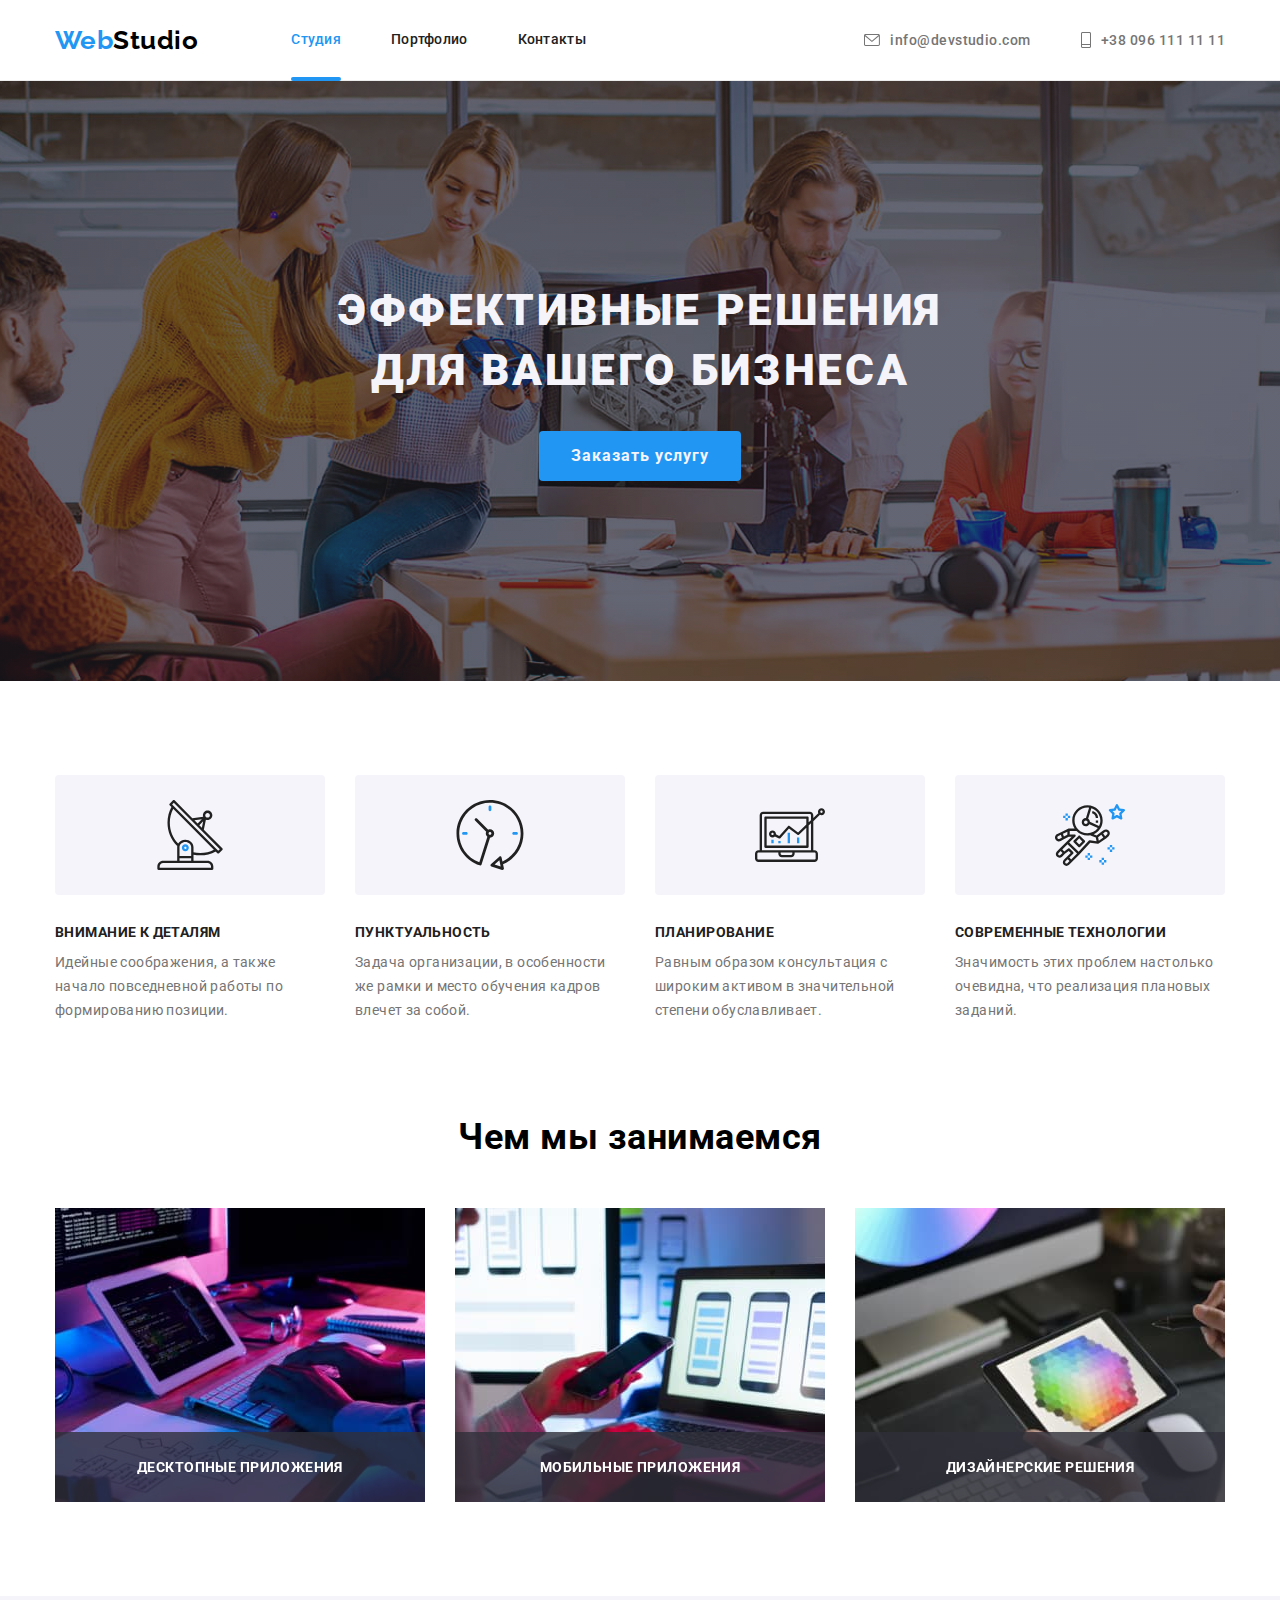
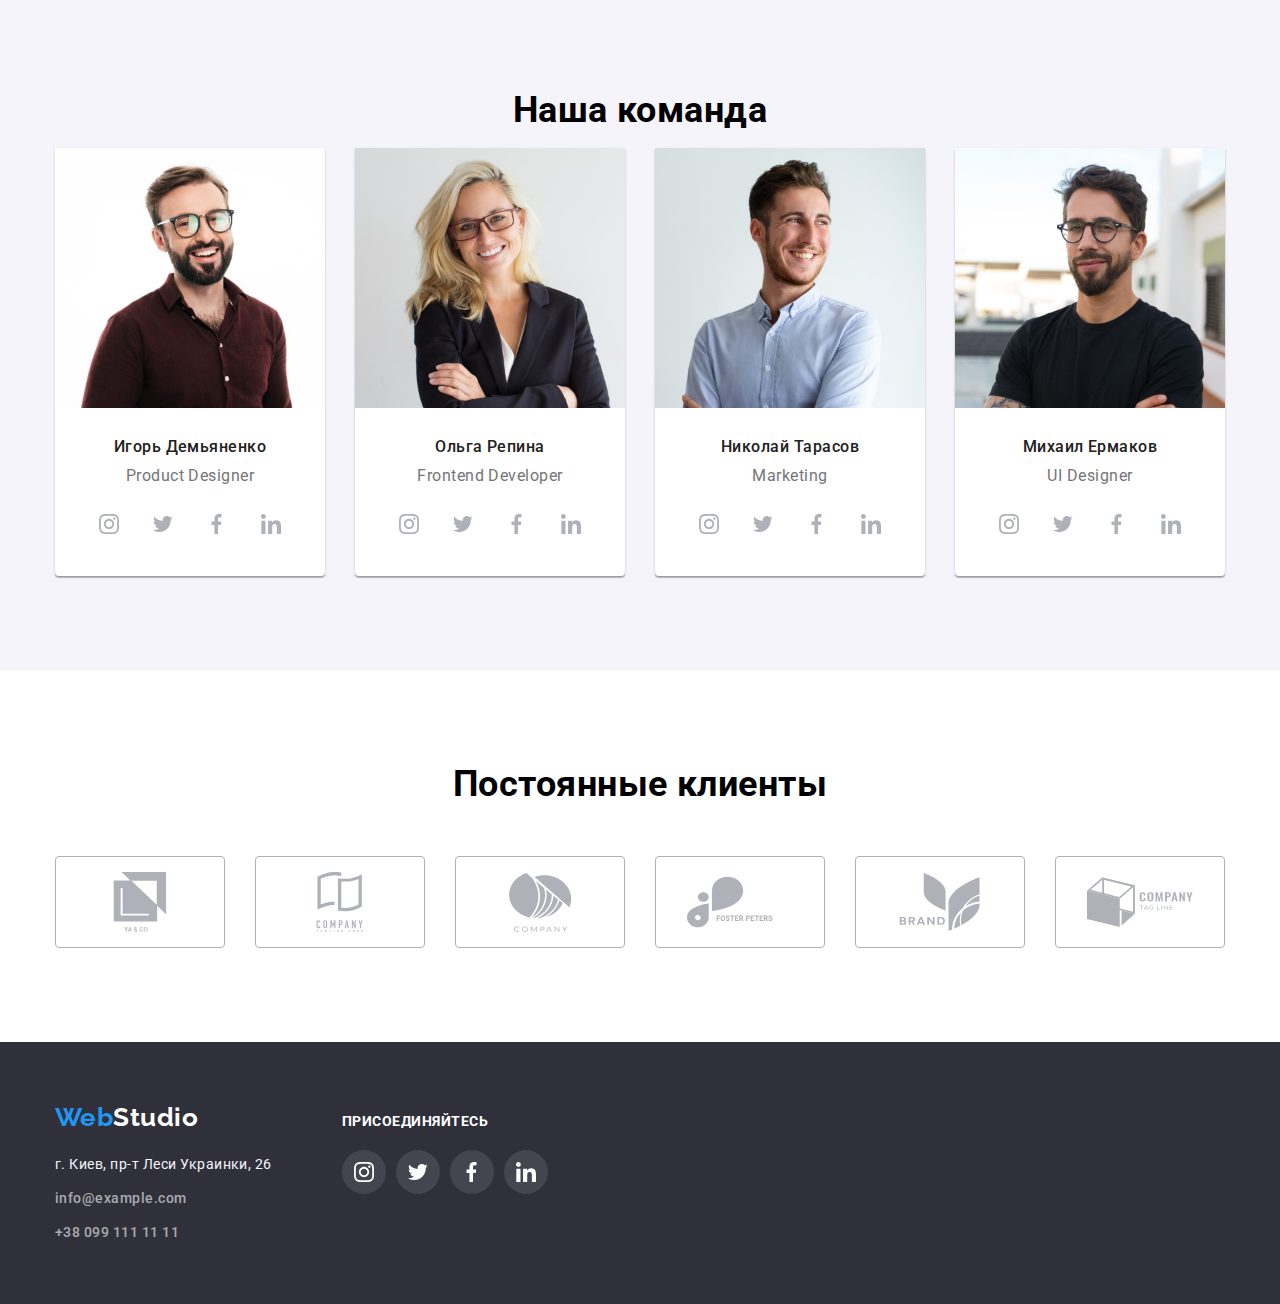
<file: index.html>
<!DOCTYPE html>
<html lang="ru">
  <head>
    <meta charset="UTF-8" />
    <meta http-equiv="X-UA-Compatible" content="IE=edge" />
    <meta name="viewport" content="width=device-width, initial-scale=1.0" />
    <title>WebStudio</title>
    <link rel="preconnect" href="https://fonts.googleapis.com" />
    <link rel="preconnect" href="https://fonts.gstatic.com" crossorigin />
    <link
      href="https://fonts.googleapis.com/css2?family=Raleway:wght@700&family=Roboto:wght@400;500;700;900&display=swap"
      rel="stylesheet"
    />
    <link
      rel="stylesheet"
      href="https://cdnjs.cloudflare.com/ajax/libs/modern-normalize/1.1.0/modern-normalize.min.css"
    />
    <link rel="stylesheet" href="css/stiles.css" />
  </head>
  <body>
    <header class="page-header">
      <div class="container header">
        <nav class="nav-site">
          <a class="logotip" href="./index.html">Web<span class="logo">Studio</span></a>
          <ul class="site-nav">
            <li class="navigation1">
              <a class="studio current" href="./index.html">Студия</a>
            </li>
            <li class="navigation">
              <a class="studio" href="./portfolio.html">Портфолио</a>
            </li>
            <li class="navigation">
              <a class="studio" href="">Контакты</a>
            </li>
          </ul>
        </nav>
        <ul class="list contacts">
          <li class="contactmail">
              <a class="mail" href="mailto:info@devstudio.com"><svg class="icon-mail" width="16px" height="12px">
                <use href="./images/sprite.svg#icon-mail"></use>
              </svg>info@devstudio.com
            </a>
          </li>
          <li class="contacttel">
              <a class="tel" href="tel:+380961111111"><svg class="icon-mail" width="10px" height="16px">
                <use href="./images/sprite.svg#icon-tel"></use>
              </svg>+38 096 111 11 11
            </a>
          </li>
        </ul>
      </div>
    </header>

    <main>
      <section class="hero">
        <h1 class="title">ЭФФЕКТИВНЫЕ РЕШЕНИЯ<br />ДЛЯ ВАШЕГО БИЗНЕСА</h1>
        <button type="button1" class="button1" data-modal-open>Заказать услугу</button>
        <div class="backdrop is-hidden"data-modal>
          <div class="modal">
            <p></p>
            <button class="modal-button" data-modal-close>
              <svg class="exit" width="18" height="18">
                <use href="./images/sprite.svg#icon-Vector-1-1"></use>
              </svg>
            </button>
          </div>
        </div>
      </section>

      <section class="section">
        
        <div class="container">
          <h2 class="visually-hidden">Преимуществ</h2>
        <ul class="list-about">
          <li class="about-us1">
            <div class="attention">
              <svg class="icon-precul" width="70" height="70">
                <use href="./images/sprite.svg#icon-antenna"></use>
              </svg>
            </div>
            <h3 class="section-title">ВНИМАНИЕ К ДЕТАЛЯМ</h3>
            <p class="text">
              Идейные соображения, а также начало повседневной работы по формированию позиции.
            </p>
          </li>
          <li class="about-us">
            <div class="attention">
              <svg class="icon-precul" width="70" height="70">
                <use href="./images/sprite.svg#icon-clock"></use>
              </svg>
            </div>
            <h3 class="section-title">ПУНКТУАЛЬНОСТЬ</h3>
            <p class="text">
              Задача организации, в особенности же рамки и место обучения кадров влечет за собой.
            </p>
          </li>
          <li class="about-us">
            <div class="attention">
              <svg class="icon-precul" width="70" height="70">
                <use href="./images/sprite.svg#icon-vector"></use>
              </svg>
            </div>
            <h3 class="section-title">ПЛАНИРОВАНИЕ</h3>
            <p class="text">
              Равным образом консультация с широким активом в значительной степени обуславливает.
            </p>
          </li>
          <li class="about-us">
            <div class="attention">
              <svg class="icon-precul" width="70" height="70">
                <use href="./images/sprite.svg#icon-astronaut"></use>
              </svg>
            </div>
            <h3 class="section-title">СОВРЕМЕННЫЕ ТЕХНОЛОГИИ</h3>
            <p class="text">
              Значимость этих проблем настолько очевидна, что реализация плановых заданий.
            </p>
          </li>
          </div>
        </ul>
      </section>

      <section class="section-work">
        <div class="container">
        <h2 class="section-about">Чем мы занимаемся</h2>
        <ul class="imgss">
          <li class="img">
            <img src="./images/box_1.jpg" alt="Mac" width="370" />
            <div class="action">
              <p class="action-text">десктопные приложения</p>
            </div>
          </li>

          <li class="img">
            <img src="./images/box_2.jpg" alt="Nout" width="370" />
          <div class="action">
            <p class="action-text">мобильные приложения</p>
          </div>
          </li>

          <li class="img">
            <img src="./images/box_3.jpg" alt="Smartphone" width="370" />
          <div class="action">
            <p class="action-text">дизайнерские решения</p>
          </div>
          </li>
        </ul>
        </div>
      </section>

      <section class="section team">
        <div class="container">
        <h2 class="section-about">Наша команда</h2>
        <ul class="list teams">
          <li class="foto1">
            <img src="./images/img.jpg" alt="Igor" width="270" />
            <div class="title-foto">
            <h3 class="name">Игорь Демьяненко</h3>
            <p class="text-foto">Product Designer</p>
              <ul class="list">
                <li class="item-icon">
                  <a class="social-link" href="">
                  <svg class="insta" width="20" height="20">
                    <use href="./images/sprite.svg#icon-insta"></use>
                  </svg>
                  </a>
                </li>
                <li class="item-icon">
                  <a class="social-link" href="">
                  <svg class="twitter" width="20" height="20">
                    <use href="./images/sprite.svg#icon-twit"></use>
                  </svg>
                  </a>
                </li>
                <li class="item-icon">
                  <a class="social-link" href="">
                  <svg class="facebook" width="20" height="20">
                    <use href="./images/sprite.svg#icon-fb"></use>
                  </svg>
                  </a>
                </li>
                <li class="item-icon">
                  <a class="social-link" href="">
                  <svg class="linkedin" width="20" height="20">
                    <use href="./images/sprite.svg#icon-in"></use>
                  </svg>
                  </a>
                </li>
              </ul>
            </div>
          </li>

          <li class="foto">
            <img src="images/img_1.jpg" alt="Olga" width="270" />
            <div class="title-foto">
            <h3 class="name">Ольга Репина</h3>
            <p class="text-foto">Frontend Developer</p>
              <ul class="list">
                <li class="item-icon">
                  <a class="social-link" href="">
                  <svg class="insta" width="20" height="20">
                    <use href="./images/sprite.svg#icon-insta"></use>
                  </svg>
                  </a>
                </li>
                <li class="item-icon">
                  <a class="social-link" href="">
                  <svg class="twitter" width="20" height="20">
                    <use href="./images/sprite.svg#icon-twit"></use>
                  </svg>
                  </a>
                </li>
                <li class="item-icon">
                  <a class="social-link" href="">
                  <svg class="facebook" width="20" height="20">
                    <use href="./images/sprite.svg#icon-fb"></use>
                  </svg>
                  </a>
                </li>
                <li class="item-icon">
                  <a class="social-link" href="">
                  <svg class="linkedin" width="20" height="20">
                    <use href="./images/sprite.svg#icon-in"></use>
                  </svg>
                  </a>
                </li>
              </ul>
            </div>
          </li>

          <li class="foto">
            <img src="./images/img_2.jpg" alt="Nikolay" width="270" />
            <div class="title-foto">
            <h3 class="name">Николай Тарасов</h3>
            <p class="text-foto">Marketing</p>
              <ul class="list">
                <li class="item-icon">
                  <a class="social-link" href="">
                  <svg class="insta" width="20" height="20">
                    <use href="./images/sprite.svg#icon-insta"></use>
                  </svg>
                  </a>
                </li>
                <li class="item-icon">
                  <a class="social-link" href="">
                  <svg class="twitter" width="20" height="20">
                    <use href="./images/sprite.svg#icon-twit"></use>
                  </svg>
                  </a>
                </li>
                <li class="item-icon">
                  <a class="social-link" href="">
                  <svg class="facebook" width="20" height="20">
                    <use href="./images/sprite.svg#icon-fb"></use>
                  </svg>
                  </a>
                </li>
                <li class="item-icon">
                  <a class="social-link" href="">
                  <svg class="linkedin" width="20" height="20">
                    <use href="./images/sprite.svg#icon-in"></use>
                  </svg>
                  </a>
                </li>
              </ul>
            </div>
          </li>

          <li class="foto">
            <img src="./images/img_3.jpg" alt="Mihail" width="270" />
            <div class="title-foto">
            <h3 class="name">Михаил Ермаков</h3>
            <p class="text-foto">UI Designer</p>
              <ul class="list">
                <li class="item-icon">
                  <a class="social-link" href="">
                  <svg class="insta" width="20" height="20">
                    <use href="./images/sprite.svg#icon-insta"></use>
                  </svg>
                  </a>
                </li>
                <li class="item-icon">
                  <a class="social-link" href="">
                  <svg class="twitter" width="20" height="20">
                    <use href="./images/sprite.svg#icon-twit"></use>
                  </svg>
                  </a>
                </li>
                <li class="item-icon">
                  <a class="social-link" href="">
                  <svg class="facebook" width="20" height="20">
                    <use href="./images/sprite.svg#icon-fb"></use>
                  </svg>
                  </a>
                </li>
                <li class="item-icon">
                  <a class="social-link" href="">
                  <svg class="linkedin" width="20" height="20">
                    <use href="./images/sprite.svg#icon-in"></use>
                  </svg>
                  </a>
                </li>
              </ul>
            </div>
          </li>
        </ul>
        </div>
      </section>
      <section class="section clients">
        <div class="container">
          <h3 class="clients-title">Постоянные клиенты</h3>
          <ul class="list">
            <li class="clients-item">
              <a class="link" href="">
                <svg class="client" width="106" height="60">
                  <use href="./images/sprite.svg#icon-one"></use>
                  </svg>
                </a>
            </li>
            <li class="clients-item">
              <a class="link" href=""
                ><svg class="client" width="106" height="60">
                  <use href="./images/sprite.svg#icon-two"></use>
                </svg>
              </a>
            </li>
            <li class="clients-item">
              <a class="link" href=""
                ><svg class="client" width="106" height="60">
                  <use href="./images/sprite.svg#icon-three"></use></svg>
              </a>
            </li>
            <li class="clients-item">
              <a class="link" href=""
                ><svg class="client" width="106" height="60">
                  <use href="./images/sprite.svg#icon-four"></use></svg>
              </a>
            </li>
            <li class="clients-item">
              <a class="link" href=""
                ><svg class="client" width="106" height="60">
                  <use href="./images/sprite.svg#icon-five"></use></svg>
              </a>
            </li>
            <li class="clients-item">
              <a class="link" href=""
                ><svg class="client" width="106" height="60">
                  <use href="./images/sprite.svg#icon-six"></use></svg>
              </a>
            </li>
          </ul>
        </div>
      </section>
    </main>

    <footer class="foote">
      <div class="container">
        <div>
      <a class="logotip" href="">Web<span class="logo2">Studio</span></a>
      <address class="address">
        <ul class="list">
          <li class="address-item1">
            <a href="" class="adress"> г. Киев, пр-т Леси Украинки, 26</a>
          </li>
          <li class="address-item">
            <a class="mail2" href="mailto:info@example.com">info@example.com</a>
          </li>
          <li class="address-item">
            <a class="tel2" href="tel:+380991111111">+38 099 111 11 11</a>
          </li>
        </ul>
      </address>
    </div>
      <div class="social">
        <h3 class="social-title">Присоединяйтесь</h3>
        <ul class="list">
          <li class="item-icon">
            <a class="footer-link" href="">
            <svg class="insta" width="20" height="20">
              <use href="./images/sprite.svg#icon-insta"></use>
            </svg>
            </a>
          </li>
          <li class="item-icon">
            <a class="footer-link" href="">
            <svg class="twitter" width="20" height="20">
              <use href="./images/sprite.svg#icon-twit"></use>
            </svg>
            </a>
          </li>
          <li class="item-icon">
            <a class="footer-link" href="">
            <svg class="facebook" width="20" height="20">
              <use href="./images/sprite.svg#icon-fb"></use>
            </svg>
            </a>
          </li>
          <li class="item-icon">
            <a class="footer-link" href="">
            <svg class="linkedin" width="20" height="20">
              <use href="./images/sprite.svg#icon-in"></use>
            </svg>
            </a>
          </li>
        </ul>
      </div>
    </div>
    </footer>
    <script src="./js/modal.js"></script>
  </body>
</html>
</file>
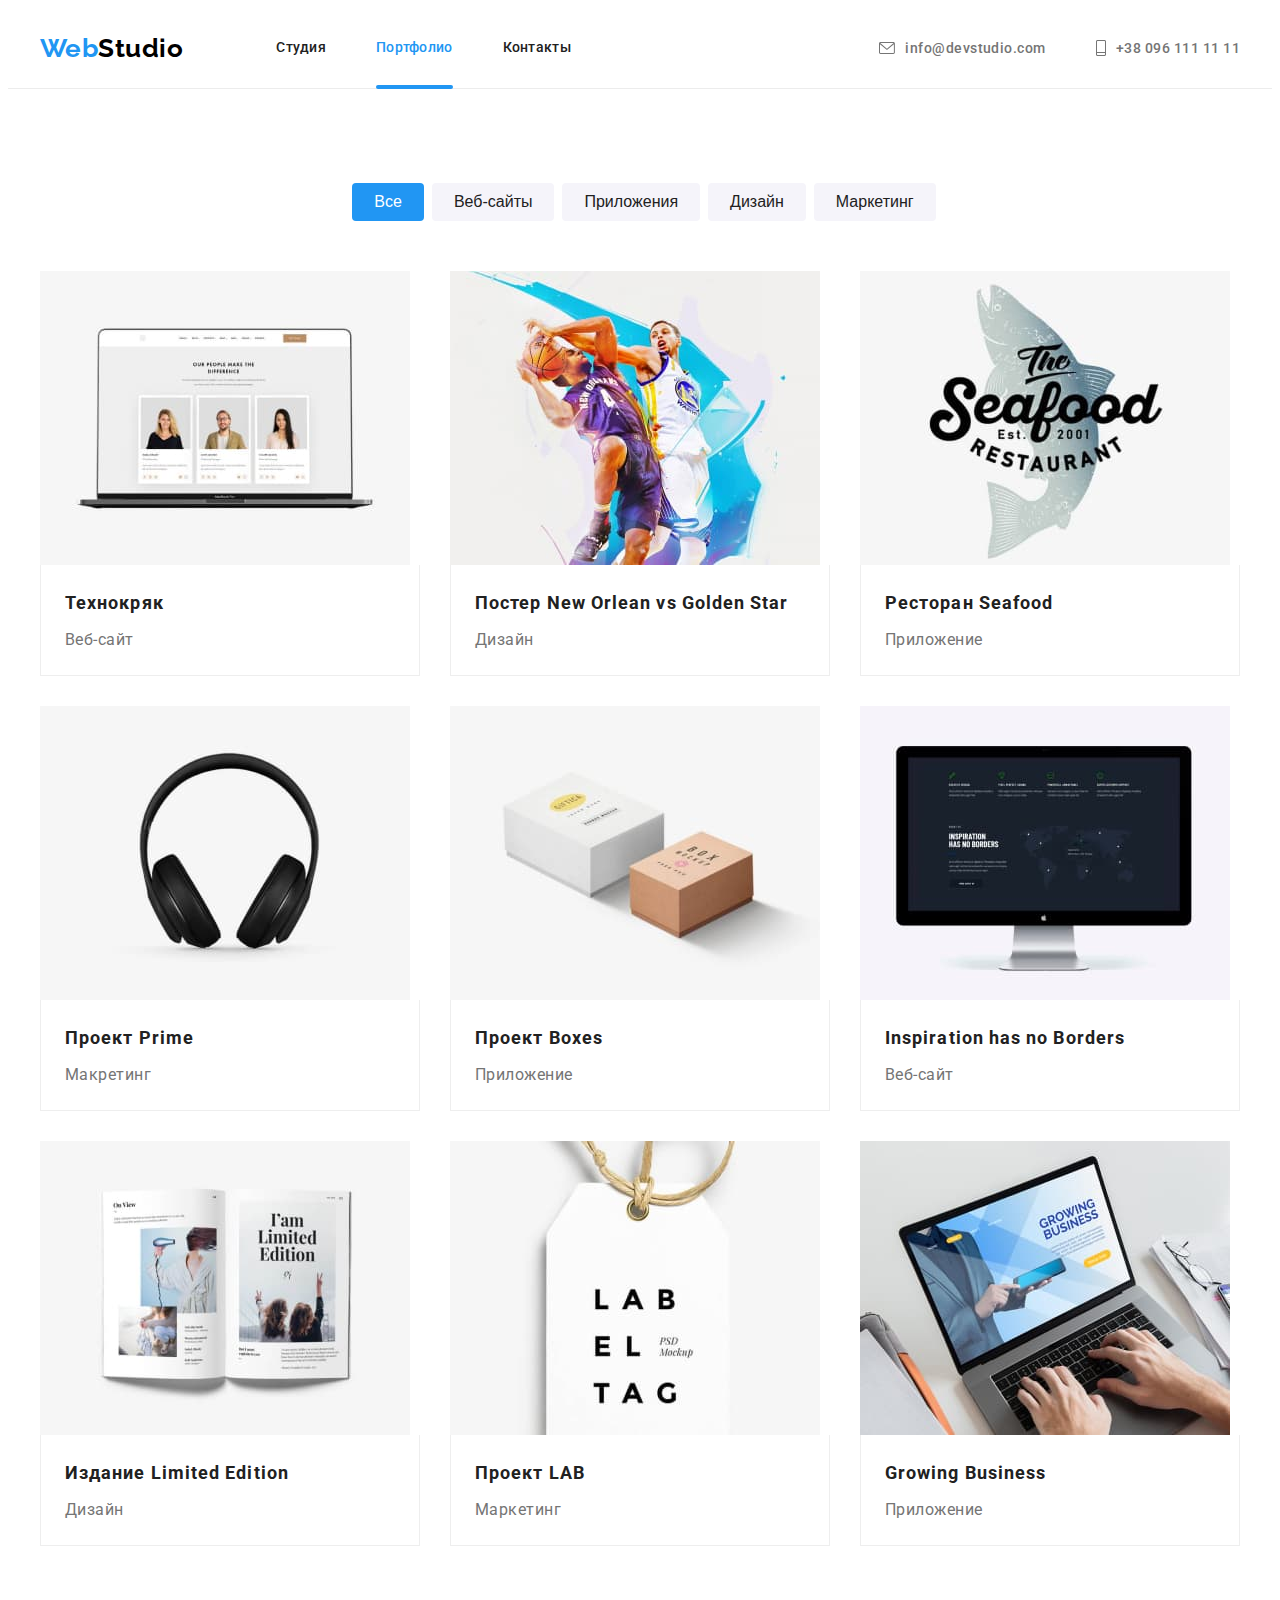
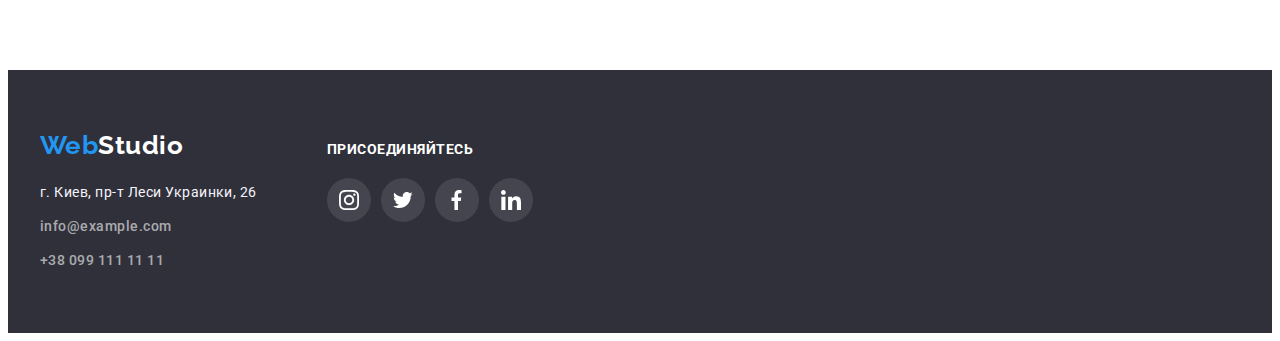
<file: portfolio.html>
<!DOCTYPE html>
<html lang="ru">
  <head>
    <meta charset="UTF-8" />
    <meta http-equiv="X-UA-Compatible" content="IE=edge" />
    <meta name="viewport" content="width=device-width, initial-scale=1.0" />
    <title>Portfolio</title>
    <link rel="preconnect" href="https://fonts.googleapis.com" />
    <link rel="preconnect" href="https://fonts.gstatic.com" crossorigin />
    <link
      href="https://fonts.googleapis.com/css2?family=Raleway:wght@700&family=Roboto:wght@400;500;700;900&display=swap"
      rel="stylesheet"
    />
    <link
      rel="stylesheet"
      href="https://cdnjs.cloudflare.com/ajax/libs/modern-normalize/1.1.0/modern-normalize.min.css"
      integrity="sha512-wpPYUAdjBVSE4KJnH1VR1HeZfpl1ub8YT/NKx4PuQ5NmX2tKuGu6U/JRp5y+Y8XG2tV+wKQpNHVUX03MfMFn9Q=="
      crossorigin="anonymous"
      referrerpolicy="no-referrer"
    />
    <link rel="stylesheet" href="css\stiles.css" />
  </head>
  <body>
    <header class="page-header">
      <div class="container header">
        <nav class="nav-site">
          <a class="logotip" href="./index.html">Web<span class="logo">Studio</span></a>
          <ul class="site-nav">
            <li class="navigation1">
              <a class="studio" href="./index.html">Студия</a>
            </li>
            <li class="navigation">
              <a class="studio current" href="./portfolio.html">Портфолио</a>
            </li>
            <li class="navigation">
              <a class="studio" href="">Контакты</a>
            </li>
          </ul>
        </nav>
        <ul class="list contacts">
          <li class="contactmail">
              <a class="mail" href="mailto:info@devstudio.com"><svg class="icon-mail" width="16px" height="12px">
                <use href="./images/sprite.svg#icon-mail"></use>
              </svg>info@devstudio.com
            </a>
          </li>
          <li class="contacttel">
              <a class="tel" href="tel:+380961111111"><svg class="icon-mail" width="10px" height="16px">
                <use href="./images/sprite.svg#icon-tel"></use>
              </svg>+38 096 111 11 11
            </a>
          </li>
        </ul>
      </div>
    </header>
    <main>
      <section class="section">
        <h1 class="visually-hidden">Меню</h1>
        <div class="menu">
        <ul class="list btn">
          <li class="item">
            <button type="button" class="button-current">Все</button>
          </li>
          <li class="item">
            <button type="button" class="button">Веб-сайты</button>
          </li>
          <li class="item">
            <button type="button" class="button">Приложения</button>
          </li>
          <li class="item">
            <button type="button" class="button">Дизайн</button>
          </li>
          <li class="item">
            <button type="button" class="button">Маркетинг</button>
          </li>
        </ul>
        <ul class="list project">
          <li class="project-foto1">
            <a class="webproject" href="">
              <div class="paragraf">
            <img src="./images/img0.jpg" alt="Web" width="370" />
            <p class="paragraf-text">Ресурс предлагает комплексные предложения с разным уровнем функционала и сервисов. Все это позволит посетителю получить исчерпывающие сведения о компании или частном лице.</p>
          </div>
            <div class="cards">
            <h2 class="section-title2">Технокряк</h2>
            <p class="text2">Веб-сайт</p>
          </div>
            </a>
          </li>

          <li class="project-foto">
            <a class="webproject" href="">
              <div class="paragraf">
            <img src="./images/img1.jpg" alt="Disain" width="370" />
            <p class="paragraf-text">Ресурс предлагает комплексные предложения с разным уровнем функционала и сервисов. Все это позволит посетителю получить исчерпывающие сведения о компании или частном лице.</p>
            </div>
            <div class="cards">
            <h2 class="section-title2">Постер New Orlean vs Golden Star</h2>
            <p class="text2">Дизайн</p>
            </div>
            </a>
          </li>

          <li class="project-foto3">
            <a class="webproject" href="">
              <div class="paragraf">
            <img src="./images/img2.jpg" alt="Smartphone" width="370" />
            <p class="paragraf-text">Ресурс предлагает комплексные предложения с разным уровнем функционала и сервисов. Все это позволит посетителю получить исчерпывающие сведения о компании или частном лице.</p>
            </div>
            <div class="cards">
            <h2 class="section-title2">Ресторан Seafood</h2>
            <p class="text2">Приложение</p>
            </div>
            </a>
          </li>
          <li class="project-foto1">
            <a class="webproject" href="">
              <div class="paragraf">
            <img src="./images/img3.jpg" alt="Marc" width="370" />
            <p class="paragraf-text">Ресурс предлагает комплексные предложения с разным уровнем функционала и сервисов. Все это позволит посетителю получить исчерпывающие сведения о компании или частном лице.</p>
            </div>
            <div class="cards">
            <h2 class="section-title2">Проект Prime</h2>
            <p class="text2">Макретинг</p>
            </div>
            </a>
          </li>

          <li class="project-foto">
            <a class="webproject" href="">
              <div class="paragraf">
            <img src="./images/img4.jpg" alt="Pril" width="370" />
            <p class="paragraf-text">Ресурс предлагает комплексные предложения с разным уровнем функционала и сервисов. Все это позволит посетителю получить исчерпывающие сведения о компании или частном лице.</p>
            </div>
            <div class="cards">
            <h2 class="section-title2">Проект Boxes</h2>
            <p class="text2">Приложение</p>
            </div>
            </a>
          </li>

          <li class="project-foto3">
            <a class="webproject" href="">
              <div class="paragraf">
            <img src="./images/img5.jpg" alt="Web2" width="370" />
            <p class="paragraf-text">Ресурс предлагает комплексные предложения с разным уровнем функционала и сервисов. Все это позволит посетителю получить исчерпывающие сведения о компании или частном лице.</p>
            </div>
            <div class="cards">
            <h2 class="section-title2">Inspiration has no Borders</h2>
            <p class="text2">Веб-сайт</p>
            </div>
            </a>
          </li>
          <li class="project-foto1">
            <a class="webproject" href="">
              <div class="paragraf">
            <img src="./images/img6.jpg" alt="Dis2" width="370" />
            <p class="paragraf-text">Ресурс предлагает комплексные предложения с разным уровнем функционала и сервисов. Все это позволит посетителю получить исчерпывающие сведения о компании или частном лице.</p>
            </div>
            <div class="cards">
            <h2 class="section-title2">Издание Limited Edition</h2>
            <p class="text2">Дизайн</p>
            </div>
            </a>
          </li>
          <li class="project-foto">
            <a class="webproject" href="">
              <div class="paragraf">
            <img src="./images/img7.jpg" alt="Lab" width="370" />
            <p class="paragraf-text">Ресурс предлагает комплексные предложения с разным уровнем функционала и сервисов. Все это позволит посетителю получить исчерпывающие сведения о компании или частном лице.</p>
            </div>
            <div class="cards">
            <h2 class="section-title2">Проект LAB</h2>
            <p class="text2">Маркетинг</p>
            </div>
            </a>
          </li>
          <li class="project-foto3">
            <a class="webproject" href="">
              <div class="paragraf">
            <img src="./images/img8.jpg" alt="Pril2" width="370" />
            <p class="paragraf-text">Ресурс предлагает комплексные предложения с разным уровнем функционала и сервисов. Все это позволит посетителю получить исчерпывающие сведения о компании или частном лице.</p>
            </div>
            <div class="cards">
            <h2 class="section-title2">Growing Business</h2>
            <p class="text2">Приложение</p>
            </div>
            </a>
          </li>
        </ul>
      </div>
      </section>
    </main>
    <footer class="foote">
      <div class="container">
        <div>
      <a class="logotip" href="">Web<span class="logo2">Studio</span></a>
      <address class="address">
        <ul class="list">
          <li class="address-item1">
            <a href="" class="adress"> г. Киев, пр-т Леси Украинки, 26</a>
          </li>
          <li class="address-item">
            <a class="mail2" href="mailto:info@example.com">info@example.com</a>
          </li>
          <li class="address-item">
            <a class="tel2" href="tel:+380991111111">+38 099 111 11 11</a>
          </li>
        </ul>
      </address>
    </div>
      <div class="social">
        <h3 class="social-title">Присоединяйтесь</h3>
        <ul class="list">
          <li class="item-icon">
            <a class="footer-link" href="">
            <svg class="insta" width="20" height="20">
              <use href="./images/sprite.svg#icon-insta"></use>
            </svg>
            </a>
          </li>
          <li class="item-icon">
            <a class="footer-link" href="">
            <svg class="twitter" width="20" height="20">
              <use href="./images/sprite.svg#icon-twit"></use>
            </svg>
            </a>
          </li>
          <li class="item-icon">
            <a class="footer-link" href="">
            <svg class="facebook" width="20" height="20">
              <use href="./images/sprite.svg#icon-fb"></use>
            </svg>
            </a>
          </li>
          <li class="item-icon">
            <a class="footer-link" href="">
            <svg class="linkedin" width="20" height="20">
              <use href="./images/sprite.svg#icon-in"></use>
            </svg>
            </a>
          </li>
        </ul>
      </div>
    </div>
    </footer>
  </body>
</html>
</file>
<file: css/stiles.css>
:root {
    --background-color: #ffffff;
    --color: #757575;  
    --color-1: #2196F3;
    --color-2: #F5F4FA;;
    --background-color-1: #2F303A;
    --color-3: #212121;
    --icon-color: #AFB1B8;
    --border-color: #EEEEEE

}
body {
    font-family: 'Roboto', sens-serif;
    letter-spacing: 0.03em;
    
}
ul {
    margin: 0%;
    padding: 0%;
    list-style: none;
}

img {
    display: block;
    max-width: 100%;
    height: auto;
}
.img:not(:last-child){
    margin-right: 30px;
}
.imgss {
    padding: 0px;
    display: flex;
    margin-top: 50px;
}
h1, h2, h3, p {
    list-style: none;
    margin: 0;
    padding: 0;
}

p {
    margin: 0;
    padding: 0;
    list-style: none;
}
.team {
    padding-top: 94px;
    padding-bottom: 94px;
    background-color: var(--color-2);
}
.team .list {
    display: flex;
    margin-top: 50px;
display: flex;
    margin-top: 16px;
    justify-content: center;}
.container {
    width: 1200px;
    padding-left: 15px;
    padding-right: 15px;
        margin-left: auto;
        margin-right: auto;
}

.page-header {
        border-bottom: 1px solid #ececec;
}
.navigation1 {
    margin-left: 0px;
        padding-top: 32px;
        padding-bottom: 32px;
}

.project {
    display: flex;
    flex-wrap: wrap;
}
.img {
    position: relative;
    display: block;
    flex-basis: calc(100% - 90px / 3)
}
.list-img {
    display: flex;
    margin-top: 50px;
    margin-right: -30px;
    padding: 0;
    margin: 0
}
.foto1 {
    flex-basis: calc(100% - 90px / 4);
    background-color: var(--background-color);
    box-shadow: 0px 1px 3px rgb(0 0 0 / 12%), 0px 1px 1px rgb(0 0 0 / 14%), 0px 2px 1px rgb(0 0 0 / 20%);
    border-radius: 0px 0px 4px 4px;
    margin-left: 0px;
}
.foto {
    flex-basis: calc(100% - 90px / 4);
    background-color: var(--background-color);
    box-shadow: 0px 1px 3px rgb(0 0 0 / 12%),
    0px 1px 1px rgb(0 0 0 / 14%),
    0px 2px 1px rgb(0 0 0 / 20%);
    border-radius: 0px 0px 4px 4px;
    margin-left: 30px;
}
.title-foto {
    padding-top: 30px;
    padding-bottom: 30px;
}
.text-foto {
    font-size: 16px;
    line-height: 1.18;
    text-align: center;
    color: var(--color);
}
.about-us1 {
    margin: 0;
}

.mail-list, .tel-list {
    display: flex;
    margin-left: 50px;
}
.header {
    display: flex;
    align-items: center;
}

.navigation {
    margin-left: 50px;
    padding-top: 32px;
    padding-bottom: 32px;
}
.contacttel {
margin-left: 50px;
}
.nav-site {
    display: flex;
    align-items: center;
}
.contacts {
    display: flex;
    margin-left: auto;
    align-items: center;
}

.header .list {
        display: flex;
        align-items: center;
}
.logotip {
font-family: 'Raleway';
font-weight: 700;
font-size: 26px;
line-height: 1.19;

color: var(--color-1);
text-decoration: none;
margin: 0;
padding: 0;
}

.logo {
    color: #000000;
}
.logo2 {
    color: var(--background-color);
}

.site-nav {
    display: flex; 
    list-style: none; 
    font-weight: 500;
    font-size: 14px;
    line-height: 1.14;
    letter-spacing: 0.02em;
   margin-left: 93px;
    padding: 0;
    margin-top: 0px;
    margin-bottom: 0px;
}
.site-nav.studio {
    display: block;
    padding-top: 32px;
    padding-bottom: 32px;
    margin-left: 93;
}
.studio { 
    font-weight: 500;
    font-size: 14px;
    line-height: 1.14; 
    color: var(--color-3); 
    text-decoration: none;  
    display: list-item;
    text-align: -webkit-match-parent;
    transition: color 250ms cubic-bezier(0.4, 0, 0.2, 1);
}

.studio:hover, .studio:focus {
    color: var(--color-1);
}

.current {
    color: var(--color-1);
    position: relative;
}

.button-current {
    background-color: var(--color-1);
    color: var(--background-color);
    font-weight: 500;
    font-size: 16px;
    line-height: 1.62;
    border-radius: 4px;
    border: none;
    padding: 6px 22px;
    cursor: pointer;
    margin-left: 0px;
    transition: box-shadow 250ms cubic-bezier(0.4, 0, 0.2, 1);
}
.cards {
    padding: 20px 24px;
    border: 1px solid var(--border-color);
    border-top: none;
}
.project-foto1 {
    display: block;
    width: calc((100% - 60px) / 3);
    margin-left: 0px;
    margin-right: 30px;
    margin-bottom: 30px;
    list-style: none;
    padding: 0;
    cursor: pointer;
}  
.project-foto3 {
    display: block;
    width: calc((100% - 60px) / 3);
    margin-right: 0px;
    margin-bottom: 30px;
    list-style: none;
    padding: 0;
    cursor: pointer;
}
.project-foto {
    display: block;
    width: calc((100% - 60px) / 3);
    margin-right: 30px;
    margin-bottom: 30px;
    list-style: none;
    padding: 0;
    cursor: pointer;
}
.webproject{
    display: block;
    list-style: none;
    text-decoration: none;
    transition: box-shadow 250ms cubic-bezier(0.4, 0, 0.2, 1);
}
.webproject:hover {
    box-shadow: 0px 1px 1px rgba(0, 0, 0, 0.12), 0px 4px 4px rgba(0, 0, 0, 0.06), 1px 4px 6px rgba(0, 0, 0, 0.16);
}
.webproject:focus {
    box-shadow: 0px 1px 1px rgba(0, 0, 0, 0.12), 0px 4px 4px rgba(0, 0, 0, 0.06), 1px 4px 6px rgba(0, 0, 0, 0.16);
}

.mail, .tel {
display: flex;
color: var(--color); 
font-style: normal;
font-weight: 500;
font-size: 14px;
line-height: 24px;
text-decoration: none;
align-items: center;
transition: color 250ms cubic-bezier(0.4, 0, 0.2, 1);
}

.mail:hover,.mail:focus {
    color: var(--color-1);    
}

.tel:hover, .tel:focus {
    color: var(--color-1);   
}
.link {
list-style: none;
font-weight: 500;
font-size: 14px;
line-height: 1.14;
letter-spacing: 0.02em;
color: var(--color-3);
transition: color 250ms cubic-bezier(0.4, 0, 0.2, 1), border-color 250ms cubic-bezier(0.4, 0, 0.2, 1), fill 250ms cubic-bezier(0.4, 0, 0.2, 1);
}

.link:hover, .link:focus{
    color: var(--color-1); 
    border-color: var(--color-1); 
}
.link:hover svg, .link:focus svg{
    fill: var(--color-1); 
}

li .item-icon{
    width: 44px;
    height: 44px;
}
li .item-icon:not(:last-child){
    margin-right: 10px;
}
.social-link {
width: 100%;
height: 100%;
display: flex;
align-items: center;
justify-content: center;
transition: fill 250ms cubic-bezier(0.4, 0, 0.2, 1), border-radius 250ms cubic-bezier(0.4, 0, 0.2, 1), border-color 250ms cubic-bezier(0.4, 0, 0.2, 1), background-color 250ms cubic-bezier(0.4, 0, 0.2, 1);
}
.social-link:focus, .social-link:hover {
    fill: var(--background-color);
    border-radius: 50%;
    border-color: #2196F3;
    background-color: #2196F3;
}
.footer-link:hover, .footer-link:focus{
    fill: var(--background-color);
    border-radius: 50%;
    border-color: #2196F3;
    background-color: #2196F3;
}
li .item-icon svg{
    fill: var(--icon-color);
    transition: fill 250ms cubic-bezier(0.4, 0, 0.2, 1);
}
.social-link:hover svg{
    fill: var(--background-color);
}
.social-link:focus svg{
    fill: var(--background-color);
}
.button1 {
    cursor: pointer;
    font-weight: 700;
font-size: 16px;
line-height: 1.87;
background-color: rgb(33, 150, 243);
color: var(--color-2);
border-radius: 4px;
letter-spacing: 0.06em;
border: none;
padding: 10px 32px;
transition: color 250ms cubic-bezier(0.4, 0, 0.2, 1), background-color 250ms cubic-bezier(0.4, 0, 0.2, 1), box-shadow 250ms cubic-bezier(0.4, 0, 0.2, 1);
}

.button1:hover, .button1:focus{
    color: var(--color-2);
    background-color: var(--color-1);
box-shadow: 0px 4px 4px rgba(0, 0, 0, 0.15);
    }

.button {
    font-weight: 500;
font-size: 16px;
line-height: 1.62;
color: var(--color-3);
background: var(--color-2);
border-radius: 4px;
border: none;
padding: 6px 22px;
cursor: pointer;
transition: color 250ms cubic-bezier(0.4, 0, 0.2, 1), background-color 250ms cubic-bezier(0.4, 0, 0.2, 1), box-shadow 250ms cubic-bezier(0.4, 0, 0.2, 1);
}
.item{
    margin-left: 8px;
}

.visually-hidden {
    position: absolute;
    width: 1px;
    height: 1px;
    margin: -1px;
    border: 0;
    padding: 0;
    white-space: nowarp;
    clip-path: insert(100%);
    clip: rect(0 0 0 0);
    overflow: hidden;
}
.button:hover, .button:focus{
color: var(--color-2);
background-color: var(--color-1);
box-shadow: 0px 3px 1px rgba(0, 0, 0, 0.1), 0px 1px 2px rgba(0, 0, 0, 0.08), 0px 2px 2px rgba(0, 0, 0, 0.12);
}
.button-current:hover, .button-current:focus{
    box-shadow: 0px 3px 1px rgba(0, 0, 0, 0.1), 0px 1px 2px rgba(0, 0, 0, 0.08), 0px 2px 2px rgba(0, 0, 0, 0.12);
}

.hero {
    background-position: center;
    text-align: center;
    max-width: 1600px;
    height: 600px;
    margin-left: auto;
    margin-right: auto;
    background-size: auto auto;
    background-repeat: no-repeat;
    background-image: linear-gradient(to right, rgba(47, 48, 58, 0.4), rgba(47, 48, 58, 0.4)), url(../images/fon.jpg);
    padding-top: 200px;
    padding-bottom: 200px;
}
.title {
    font-weight: 900;
font-size: 44px;
line-height: 1.36;
letter-spacing: 0.06em;
text-transform: uppercase;
color: var(--color-2);
max-width: 700px;
margin-left: auto;
margin-right: auto;
margin-bottom: 30px;
}
.text {
    font-size: 14px;
    line-height: 1.71;
    letter-spacing: 0.03em; 
    color: var(--color);
}
.about-us {
    margin-left: 30px;
}

.list-about {
    display: flex;
}
.foote {
    background: var(--background-color-1);  
    display: flex;
    padding-top: 60px;
    padding-bottom: 60px;
    align-items: center;
}
.foote .logotip {
    display: inline-block;
    margin-bottom: 20px;
}
.adress {
    list-style: none;
    font-style: normal;
    color: var(--color-2);
    text-decoration: none;
    transition: color 250ms cubic-bezier(0.4, 0, 0.2, 1);
}
.adress:hover, .address:focus {
    color: var(--color-1);  
}

.mail2, .tel2 {
    color: rgba(255, 255, 255, 0.6);
    font-style: normal;
    font-weight: 500;
    font-size: 14px;
    line-height: 24px;
    text-decoration: none;
    transition: color 250ms cubic-bezier(0.4, 0, 0.2, 1);
    }
    
    .mail2:hover,.mail2:focus {
        color: rgb(24, 140, 232);    
    }
    .tel2:hover,.tel2:focus {
        color: var(--color-1);    
    }
    
.section-title {
    font-weight: 700;
font-size: 14px;
line-height: 1.14;
letter-spacing: 0.03em;
text-transform: uppercase;
color: var(--color-3);
    margin-bottom: 10px;
    
}
.section-title2 {
    font-weight: 700;
    font-size: 18px;
    line-height: 2;
    letter-spacing: 0.06em;
    margin-bottom: 4px;
    color: var(--color-3);
}
.text2 {
    font-weight: 400;
    font-size: 16px;
    line-height: 1.88;
    color: var(--color);
}
.section-about {
    font-weight: 700;
    font-size: 36px;
    line-height: 1.16;
    text-align: center;
}
.name {
    font-weight: 500;
font-size: 16px;
line-height: 1.18;
letter-spacing: 0.03em;
color: var(--color-3);
text-align: center;
margin-bottom: 10px;
}
.section {
    padding-top: 94px;
    padding-bottom: 94px;
    }
.address {
    display: flex;
    color: var(--background-color);
    font-style: normal;
    font-size: 14px;
    line-height: 1.71;
}
.address-item {
    margin-top: 9px;
}
.address-item1 {
    margin-top: 0px;
}
.menu {
    width: 1200px;
    padding-left: 15px;
    padding-right: 15px;
    margin-left: auto;
    margin-right: auto;
}
.btn {
    display: flex;
    justify-content: center;
    font-size: 16px;
    margin-bottom: 50px;
    flex-wrap: wrap;
}
.section-work {
    padding-bottom: 94px;
    padding-top: 0px;
}
.icon-mail {
    display: inline-flex;
    fill: currentColor;
    margin-right: 10px;
}
.attention {
    display: flex;
    width: 270px;
    height: 120px;
    background: var(--color-2);
    border-radius: 4px;
    justify-content: center;
    align-items: center;
    margin-bottom: 30px;
}

.social .item {
    display: flex;
    width: 44px;
    height: 44px;
    justify-content: center;
    align-items: center;
    border-radius: 50%;
    margin-top: 0px;
}

svg {
    display: block;
    max-width: 100%;
}
.social .list {
    display: flex;
    margin-top: 16px;
    justify-content: center;
}


.clients-title {
    font-weight: 700;
    font-size: 36px;
    line-height: 1.16;
    text-align: center;
}
.clients .list {
    display: flex;
    justify-content: space-between;
    margin-top: 50px;
}
.clients-item {
        display: flex;
    }

    .clients .link {
        display: flex;
        align-items: center;
        justify-content: center;
        border: 1px solid var(--icon-color);
        box-sizing: border-box;
        border-radius: 4px;
        width: 170px;
height: 92px;
    
    align-items: center;
    justify-content: center;
        transition: fill 250ms cubic-bezier(0.4, 0, 0.2, 1), border 250ms cubic-bezier(0.4, 0, 0.2, 1);
}
    .clients .link:hover{
        fill: var(--color-1);
        border: 1px solid var(--color-1);
    }

    .footer .social {
        margin-top: 12px;
        margin-left: 70px;
    }

    .social-title {
        font-weight: 700;
        font-size: 14px;
        line-height: 1.14;
        text-transform: uppercase;
        color: var(--background-color);
    }

    footer .container{
        display: flex;
        align-items: baseline;
    }

    footer .social .list {
        margin: 20px 0 0 0;

    }

    footer .social{
        margin-left: 70px;
    }
    footer .item-icon svg {
        fill: var(--background-color);
    }
    
    footer .item-icon{
        width: 44px;
        height: 44px;
        border-radius: 50%;
        border-color: rgba(255, 255, 255, 0.1);;
        background-color: rgba(255, 255, 255, 0.1);;
    }
    footer .social .item-icon + .item-icon {
        margin-left: 10px;
    }
    footer .item-icon a {
    width: 100%;
    height: 100%;
    display: flex;
    align-items: center;
    justify-content: center;
    transition: background-color 250ms cubic-bezier(0.4, 0, 0.2, 1);
    }
    .client {
        fill: var(--icon-color);
        transition: fill 250ms cubic-bezier(0.4, 0, 0.2, 1);
            }
    .footer-icon {
        fill: var(--background-color);
        transition: fill 250ms cubic-bezier(0.4, 0, 0.2, 1), border-radius 250ms cubic-bezier(0.4, 0, 0.2, 1), border-color 250ms cubic-bezier(0.4, 0, 0.2, 1), background-color 250ms cubic-bezier(0.4, 0, 0.2, 1);  
    }
    .footer-icon:hover {
        fill: var(--background-color);
        border-radius: 50%;
        border-color: #2196F3;
        background-color: #2196F3;
    }
    .footer-icon:focus {
        fill: var(--background-color);
        border-radius: 50%;
        border-color: #2196F3;
        background-color: #2196F3;
    }
    .backdrop {
        position: fixed;
        width: 100%;
        height: 100%;
        left: 0px;
        top: 0px;
        background: rgba(0, 0, 0, 0.2);
        transition: opacity 250ms cubic-bezier(0.4, 0, 0.2, 1);
    }
    .modal {
        position: absolute;
        left: 50%;
        top: 50%;
        transform: translate(-50%, -50%);
        width: 528px;
        height: 581px;
        background-color: var(--background-color);
        box-shadow: 0px 1px 3px rgba(0, 0, 0, 0.12), 0px 1px 1px rgba(0, 0, 0, 0.14), 0px 2px 1px rgba(0, 0, 0, 0.2);
        border-radius: 4px;
    }

    .modal-button {
        cursor: pointer;
        position: absolute;
        width: 30px;
        height: 30px;
        top: 8px;
        right: 8px;
        color: var(--color-3);
        background: #FFFFFF;
        border: 1px solid rgba(0, 0, 0, 0.1);
        box-sizing: border-box;
        border-radius: 50%;
    }
    .backdrop.is-hidden{
        opacity: 0;
        pointer-events: none;
    }

    .action {
        display: flex;
        align-items: center;
        justify-content: center;
        position: absolute;
        width: 100%;
        height: 70px;
        background:#2F303ACC;
        pointer-events: none;
        bottom: 0;
        left: 0;
    }
    .action-text{
        font-weight: 700;
font-size: 14px;
line-height: 16px;
letter-spacing: 0.03em;
text-transform: uppercase;

color: #FFFFFF;
    }
.current::after{
        position: absolute;
        top: 45px;
        left: 0;
        content: "";
        display: block;
        width: 100%;
        height: 4px;
        background-color: var(--color-1);
        border-radius: 2px;
    }
    .paragraf{
        overflow: hidden;
        position: relative;
    }
    .paragraf-text{
        position: absolute;
        height: 100%;
        width: 100%;
        top: 0;
        left: 0; 
        padding: 63px 24px;
        font-weight: 400;
        font-size: 18px;
        line-height: 28px;
        letter-spacing: 0.03em;
        color: #FFFFFF;
        background: rgba(33, 150, 243, 0.9);
        transform: translateY(100%);
        transition: transform 250ms cubic-bezier(0.4, 0, 0.2, 1)
    }
    .webproject:hover .paragraf-text {
        transform: translateY(0);
    }
    .webproject:focus .paragraf-text {
        transform: translateY(0);
    }
</file>
